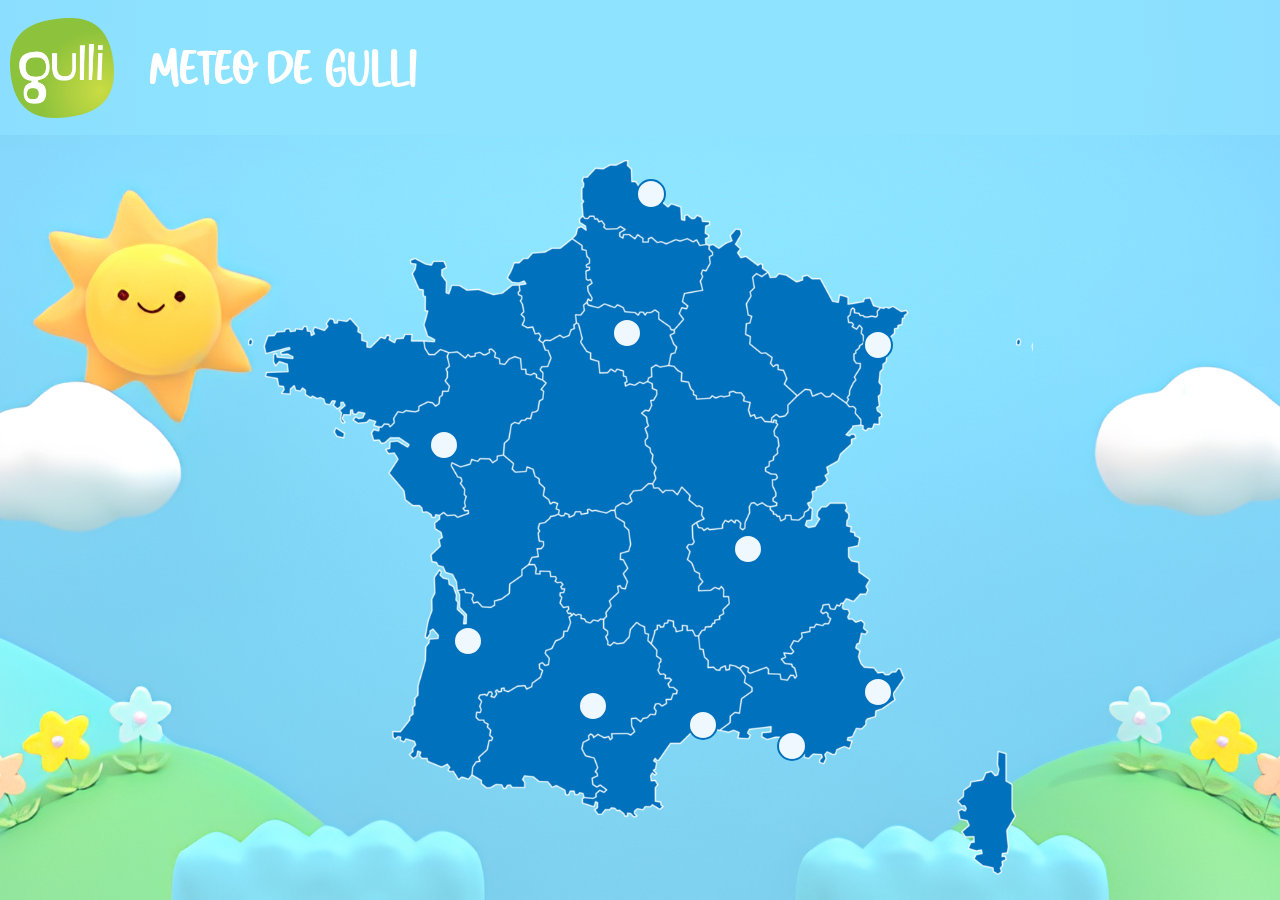
<file: index.html>
<!DOCTYPE html>
<html lang="en">
<head>
    <meta charset="UTF-8">
    <meta name="viewport" content="width=device-width, initial-scale=1.0">
    <title>Document</title>
    <link rel="stylesheet" href="style/style.css">
</head>
<body>
    <header>
        <img src="img/Logo-Gulli.svg.webp" alt="Logo-Gulli"><h1>Méteo de GULLI</h1>
    </header>
    <section>
    <div class="infoMeteo"></div>
    <div class="carte">    
    <button class="Lille"></button>
    <button class="Strasbourg"></button>
    <button class="Paris"></button>
    <button class="Nantes"></button>
    <button class="Bordeaux"></button>
    <button class="Toulouse"></button>
    <button class="Montpellier"></button>
    <button class="Marseille"></button>
    <button class="Nice"></button>
    <button class="Lyon"></button>
    </div>
    </section>

    <script src="script/script.js"></script>
</body>
</html>
</file>
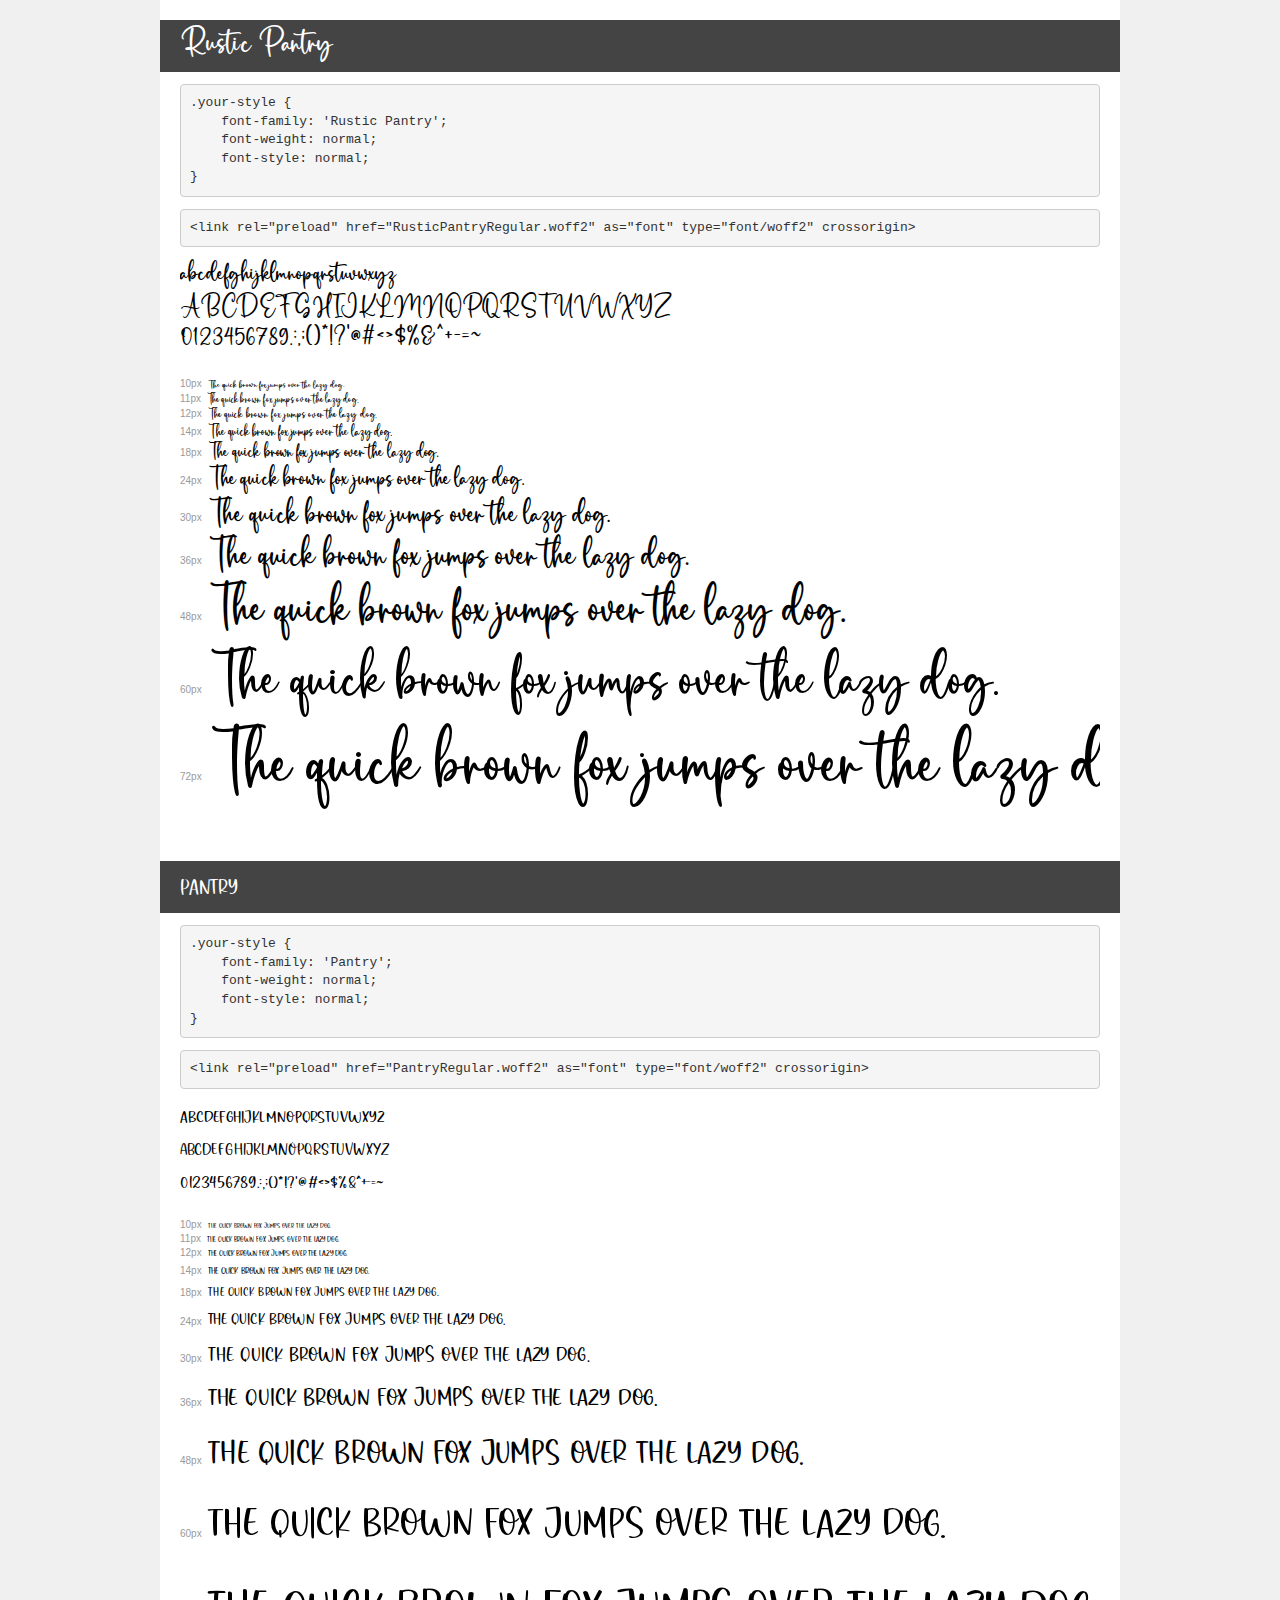
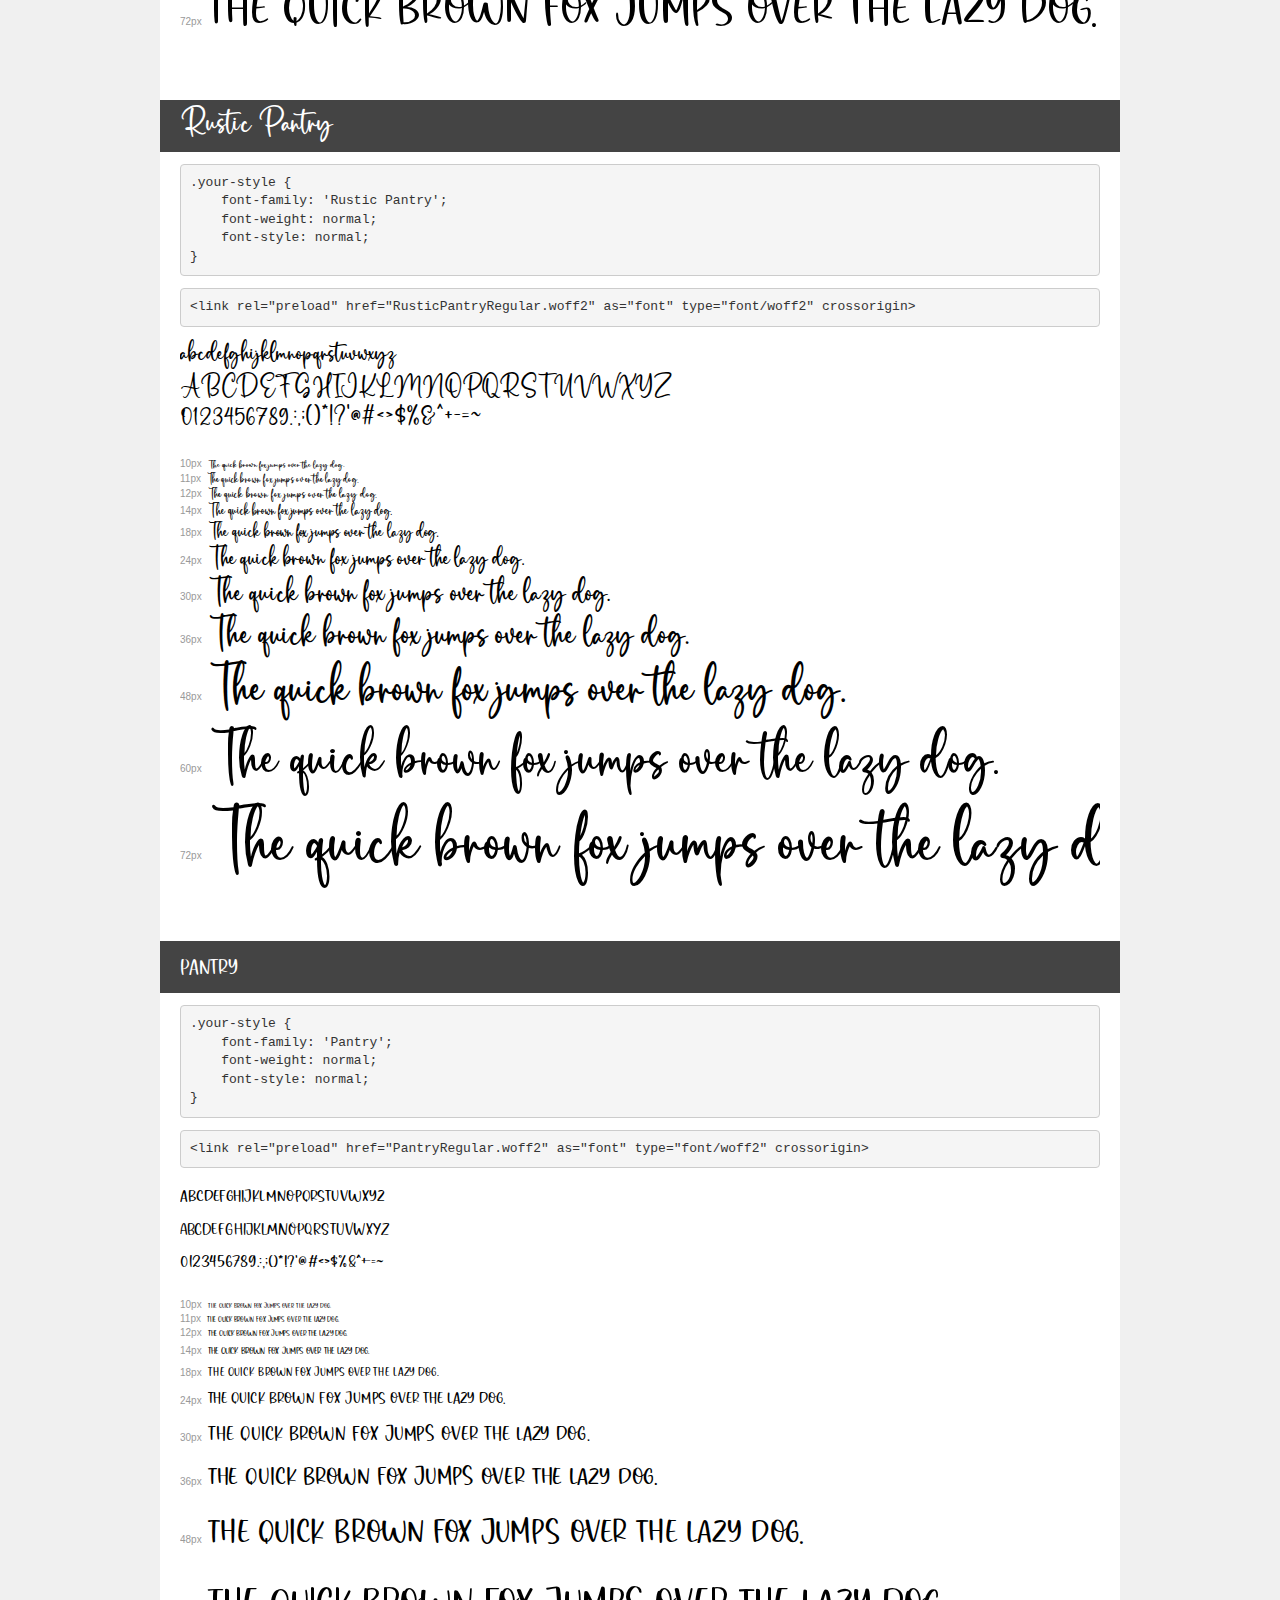
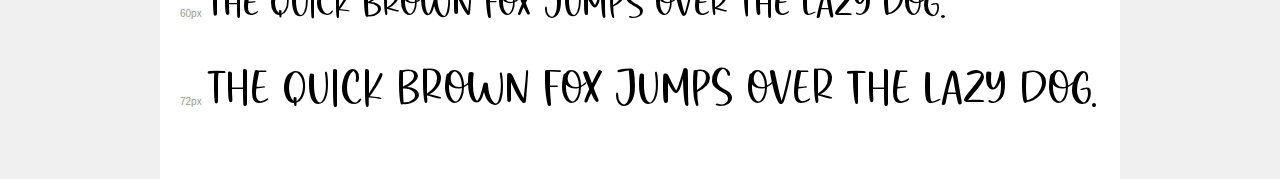
<file: font/demo.html>
<!DOCTYPE html>
<html lang="en">
<head>
    <meta charset="utf-8">
    <meta http-equiv="X-UA-Compatible" content="IE=edge">
    <meta name="viewport" content="width=device-width, initial-scale=1">
    <meta name="robots" content="noindex, noarchive">
    <meta name="format-detection" content="telephone=no">
    <title>Transfonter demo</title>
    <link href="stylesheet.css" rel="stylesheet">
    <style>
        /*
        http://meyerweb.com/eric/tools/css/reset/
        v2.0 | 20110126
        License: none (public domain)
        */
        html, body, div, span, applet, object, iframe,
        h1, h2, h3, h4, h5, h6, p, blockquote, pre,
        a, abbr, acronym, address, big, cite, code,
        del, dfn, em, img, ins, kbd, q, s, samp,
        small, strike, strong, sub, sup, tt, var,
        b, u, i, center,
        dl, dt, dd, ol, ul, li,
        fieldset, form, label, legend,
        table, caption, tbody, tfoot, thead, tr, th, td,
        article, aside, canvas, details, embed,
        figure, figcaption, footer, header, hgroup,
        menu, nav, output, ruby, section, summary,
        time, mark, audio, video {
            margin: 0;
            padding: 0;
            border: 0;
            font-size: 100%;
            font: inherit;
            vertical-align: baseline;
        }
        /* HTML5 display-role reset for older browsers */
        article, aside, details, figcaption, figure,
        footer, header, hgroup, menu, nav, section {
            display: block;
        }
        body {
            line-height: 1;
        }
        ol, ul {
            list-style: none;
        }
        blockquote, q {
            quotes: none;
        }
        blockquote:before, blockquote:after,
        q:before, q:after {
            content: '';
            content: none;
        }
        table {
            border-collapse: collapse;
            border-spacing: 0;
        }
        /* demo styles */
        body {
            background: #f0f0f0;
            color: #000;
        }
        .page {
            background: #fff;
            width: 920px;
            margin: 0 auto;
            padding: 20px 20px 0 20px;
            overflow: hidden;
        }
        .font-container {
            overflow-x: auto;
            overflow-y: hidden;
            margin-bottom: 40px;
            line-height: 1.3;
            white-space: nowrap;
            padding-bottom: 5px;
        }
        h1 {
            position: relative;
            background: #444;
            font-size: 32px;
            color: #fff;
            padding: 10px 20px;
            margin: 0 -20px 12px -20px;
        }
        .letters {
            font-size: 25px;
            margin-bottom: 20px;
        }
        .s10:before {
            content: '10px';
        }
        .s11:before {
            content: '11px';
        }
        .s12:before {
            content: '12px';
        }
        .s14:before {
            content: '14px';
        }
        .s18:before {
            content: '18px';
        }
        .s24:before {
            content: '24px';
        }
        .s30:before {
            content: '30px';
        }
        .s36:before {
            content: '36px';
        }
        .s48:before {
            content: '48px';
        }
        .s60:before {
            content: '60px';
        }
        .s72:before {
            content: '72px';
        }
        .s10:before, .s11:before, .s12:before, .s14:before,
        .s18:before, .s24:before, .s30:before, .s36:before,
        .s48:before, .s60:before, .s72:before {
            font-family: Arial, sans-serif;
            font-size: 10px;
            font-weight: normal;
            font-style: normal;
            color: #999;
            padding-right: 6px;
        }
        pre {
            display: block;
            padding: 9px;
            margin: 0 0 12px;
            font-family: Monaco, Menlo, Consolas, "Courier New", monospace;
            font-size: 13px;
            line-height: 1.428571429;
            color: #333;
            font-weight: normal;
            font-style: normal;
            background-color: #f5f5f5;
            border: 1px solid #ccc;
            overflow-x: auto;
            border-radius: 4px;
        }
        /* responsive */
        @media (max-width: 959px) {
            .page {
                width: auto;
                margin: 0;
            }
        }
    </style>
</head>
<body>
<div class="page">
    <div class="demo">
        <h1 style="font-family: 'Rustic Pantry'; font-weight: normal; font-style: normal;">Rustic Pantry</h1>
        <pre title="Usage">.your-style {
    font-family: 'Rustic Pantry';
    font-weight: normal;
    font-style: normal;
}</pre>
        <pre title="Preload (optional)">
&lt;link rel=&quot;preload&quot; href=&quot;RusticPantryRegular.woff2&quot; as=&quot;font&quot; type=&quot;font/woff2&quot; crossorigin&gt;</pre>
        <div class="font-container" style="font-family: 'Rustic Pantry'; font-weight: normal; font-style: normal;">
            <p class="letters">
                abcdefghijklmnopqrstuvwxyz<br>
ABCDEFGHIJKLMNOPQRSTUVWXYZ<br>
                0123456789.:,;()*!?'@#&lt;&gt;$%&^+-=~
            </p>
            <p class="s10" style="font-size: 10px;">The quick brown fox jumps over the lazy dog.</p>
            <p class="s11" style="font-size: 11px;">The quick brown fox jumps over the lazy dog.</p>
            <p class="s12" style="font-size: 12px;">The quick brown fox jumps over the lazy dog.</p>
            <p class="s14" style="font-size: 14px;">The quick brown fox jumps over the lazy dog.</p>
            <p class="s18" style="font-size: 18px;">The quick brown fox jumps over the lazy dog.</p>
            <p class="s24" style="font-size: 24px;">The quick brown fox jumps over the lazy dog.</p>
            <p class="s30" style="font-size: 30px;">The quick brown fox jumps over the lazy dog.</p>
            <p class="s36" style="font-size: 36px;">The quick brown fox jumps over the lazy dog.</p>
            <p class="s48" style="font-size: 48px;">The quick brown fox jumps over the lazy dog.</p>
            <p class="s60" style="font-size: 60px;">The quick brown fox jumps over the lazy dog.</p>
            <p class="s72" style="font-size: 72px;">The quick brown fox jumps over the lazy dog.</p>
        </div>
    </div>

    <div class="demo">
        <h1 style="font-family: 'Pantry'; font-weight: normal; font-style: normal;">Pantry</h1>
        <pre title="Usage">.your-style {
    font-family: 'Pantry';
    font-weight: normal;
    font-style: normal;
}</pre>
        <pre title="Preload (optional)">
&lt;link rel=&quot;preload&quot; href=&quot;PantryRegular.woff2&quot; as=&quot;font&quot; type=&quot;font/woff2&quot; crossorigin&gt;</pre>
        <div class="font-container" style="font-family: 'Pantry'; font-weight: normal; font-style: normal;">
            <p class="letters">
                abcdefghijklmnopqrstuvwxyz<br>
ABCDEFGHIJKLMNOPQRSTUVWXYZ<br>
                0123456789.:,;()*!?'@#&lt;&gt;$%&^+-=~
            </p>
            <p class="s10" style="font-size: 10px;">The quick brown fox jumps over the lazy dog.</p>
            <p class="s11" style="font-size: 11px;">The quick brown fox jumps over the lazy dog.</p>
            <p class="s12" style="font-size: 12px;">The quick brown fox jumps over the lazy dog.</p>
            <p class="s14" style="font-size: 14px;">The quick brown fox jumps over the lazy dog.</p>
            <p class="s18" style="font-size: 18px;">The quick brown fox jumps over the lazy dog.</p>
            <p class="s24" style="font-size: 24px;">The quick brown fox jumps over the lazy dog.</p>
            <p class="s30" style="font-size: 30px;">The quick brown fox jumps over the lazy dog.</p>
            <p class="s36" style="font-size: 36px;">The quick brown fox jumps over the lazy dog.</p>
            <p class="s48" style="font-size: 48px;">The quick brown fox jumps over the lazy dog.</p>
            <p class="s60" style="font-size: 60px;">The quick brown fox jumps over the lazy dog.</p>
            <p class="s72" style="font-size: 72px;">The quick brown fox jumps over the lazy dog.</p>
        </div>
    </div>

    <div class="demo">
        <h1 style="font-family: 'Rustic Pantry'; font-weight: normal; font-style: normal;">Rustic Pantry</h1>
        <pre title="Usage">.your-style {
    font-family: 'Rustic Pantry';
    font-weight: normal;
    font-style: normal;
}</pre>
        <pre title="Preload (optional)">
&lt;link rel=&quot;preload&quot; href=&quot;RusticPantryRegular.woff2&quot; as=&quot;font&quot; type=&quot;font/woff2&quot; crossorigin&gt;</pre>
        <div class="font-container" style="font-family: 'Rustic Pantry'; font-weight: normal; font-style: normal;">
            <p class="letters">
                abcdefghijklmnopqrstuvwxyz<br>
ABCDEFGHIJKLMNOPQRSTUVWXYZ<br>
                0123456789.:,;()*!?'@#&lt;&gt;$%&^+-=~
            </p>
            <p class="s10" style="font-size: 10px;">The quick brown fox jumps over the lazy dog.</p>
            <p class="s11" style="font-size: 11px;">The quick brown fox jumps over the lazy dog.</p>
            <p class="s12" style="font-size: 12px;">The quick brown fox jumps over the lazy dog.</p>
            <p class="s14" style="font-size: 14px;">The quick brown fox jumps over the lazy dog.</p>
            <p class="s18" style="font-size: 18px;">The quick brown fox jumps over the lazy dog.</p>
            <p class="s24" style="font-size: 24px;">The quick brown fox jumps over the lazy dog.</p>
            <p class="s30" style="font-size: 30px;">The quick brown fox jumps over the lazy dog.</p>
            <p class="s36" style="font-size: 36px;">The quick brown fox jumps over the lazy dog.</p>
            <p class="s48" style="font-size: 48px;">The quick brown fox jumps over the lazy dog.</p>
            <p class="s60" style="font-size: 60px;">The quick brown fox jumps over the lazy dog.</p>
            <p class="s72" style="font-size: 72px;">The quick brown fox jumps over the lazy dog.</p>
        </div>
    </div>

    <div class="demo">
        <h1 style="font-family: 'Pantry'; font-weight: normal; font-style: normal;">Pantry</h1>
        <pre title="Usage">.your-style {
    font-family: 'Pantry';
    font-weight: normal;
    font-style: normal;
}</pre>
        <pre title="Preload (optional)">
&lt;link rel=&quot;preload&quot; href=&quot;PantryRegular.woff2&quot; as=&quot;font&quot; type=&quot;font/woff2&quot; crossorigin&gt;</pre>
        <div class="font-container" style="font-family: 'Pantry'; font-weight: normal; font-style: normal;">
            <p class="letters">
                abcdefghijklmnopqrstuvwxyz<br>
ABCDEFGHIJKLMNOPQRSTUVWXYZ<br>
                0123456789.:,;()*!?'@#&lt;&gt;$%&^+-=~
            </p>
            <p class="s10" style="font-size: 10px;">The quick brown fox jumps over the lazy dog.</p>
            <p class="s11" style="font-size: 11px;">The quick brown fox jumps over the lazy dog.</p>
            <p class="s12" style="font-size: 12px;">The quick brown fox jumps over the lazy dog.</p>
            <p class="s14" style="font-size: 14px;">The quick brown fox jumps over the lazy dog.</p>
            <p class="s18" style="font-size: 18px;">The quick brown fox jumps over the lazy dog.</p>
            <p class="s24" style="font-size: 24px;">The quick brown fox jumps over the lazy dog.</p>
            <p class="s30" style="font-size: 30px;">The quick brown fox jumps over the lazy dog.</p>
            <p class="s36" style="font-size: 36px;">The quick brown fox jumps over the lazy dog.</p>
            <p class="s48" style="font-size: 48px;">The quick brown fox jumps over the lazy dog.</p>
            <p class="s60" style="font-size: 60px;">The quick brown fox jumps over the lazy dog.</p>
            <p class="s72" style="font-size: 72px;">The quick brown fox jumps over the lazy dog.</p>
        </div>
    </div>

</div>
</body>
</html>
</file>
<file: style/style.css>
@font-face {
  font-family: "Rustic Pantry";
  src: url("../font/RusticPantryRegular.woff2") format("woff2"),
    url("../font/RusticPantryRegular.woff") format("woff");
  font-weight: normal;
  font-style: normal;
  font-display: swap;
}

@font-face {
  font-family: "Pantry";
  src: url("../font/PantryRegular.woff2") format("woff2"),
    url("../font/PantryRegular.woff") format("woff");
  font-weight: normal;
  font-style: normal;
  font-display: swap;
}

body {
  /* background-image: url("../img/bg.png");
  background-size: cover; */
  /* background-position: center;
  width: 100vw;
  height: 100vh;
  display: flex;
  justify-content: center;
  align-items: center; */
  margin: 0;
}

header {
  font-family: "Pantry";
  font-size: 35px;
  color: white;
  background: rgb(142, 228, 255);
  background: radial-gradient(
    circle,
    rgba(142, 228, 255, 1) 62%,
    rgba(139, 222, 255, 1) 100%
  );
  height: 15vh;
  width: 100%;
  top: 0;
  display: flex;
  align-items: center;
}

section {
  background-position: center;
  margin: 0;
  width: 100vw;
  height: 85vh;
  display: flex;
  justify-content: center;
  align-items: center;
  background-image: url("../img/bg.png");
  background-size: cover;
  background-position: top;
}

header img {
  height: 100px;
  width: auto;
  margin-left: 10px;
  margin-right: 35px;
}

.infoMeteo {
  display: none;
  flex-direction: column;
  text-align: center;
  align-items: center;
  position: absolute;
  right: 20px;
  top: 20px;
  color: white;
  background: rgb(141, 194, 60);
  background: linear-gradient(
    120deg,
    rgba(141, 194, 60, 1) 82%,
    rgba(194, 216, 65, 1) 100%
  );
  width: 180px;
  height: 400px;
  border-radius: 3%;
  z-index: 1;
}

.infoMeteo p {
  font-size: 1.2em;
  margin: 7%;
}

.infoMeteo img {
  width: auto;
  height: 50px;
}

.carte {
  position: absolute;
  width: 785px;
  height: 715px;
  background-image: url("../img/carte-france.webp");
  background-size: contain;
}

button {
  width: 30px;
  height: 30px;
  flex-shrink: 0;
  background-color: aliceblue;
  border: 2px solid #0071bc;
  border-radius: 50%;
  position: absolute;
  font-size: 1.3em;
  color: aliceblue;
}

.Lille {
  transform: translate(388px, 19px);
}

.Strasbourg {
  transform: translate(615px, 170px);
}

.Paris {
  transform: translate(364px, 158px);
}

.Nantes {
  transform: translate(181px, 270px);
}

.Bordeaux {
  transform: translate(205px, 466px);
}

.Lyon {
  transform: translate(485px, 374px);
}

.Nice {
  transform: translate(615px, 517px);
}

.Marseille {
  transform: translate(529px, 571px);
}

.Montpellier {
  transform: translate(440px, 550px);
}

.Toulouse {
  transform: translate(330px, 531px);
}
</file>
<file: font/stylesheet.css>
@font-face {
    font-family: 'Rustic Pantry';
    src: url('RusticPantryRegular.woff2') format('woff2'),
        url('RusticPantryRegular.woff') format('woff');
    font-weight: normal;
    font-style: normal;
    font-display: swap;
}

@font-face {
    font-family: 'Pantry';
    src: url('PantryRegular.woff2') format('woff2'),
        url('PantryRegular.woff') format('woff');
    font-weight: normal;
    font-style: normal;
    font-display: swap;
}

@font-face {
    font-family: 'Rustic Pantry';
    src: url('RusticPantryRegular.woff2') format('woff2'),
        url('RusticPantryRegular.woff') format('woff');
    font-weight: normal;
    font-style: normal;
    font-display: swap;
}

@font-face {
    font-family: 'Pantry';
    src: url('PantryRegular.woff2') format('woff2'),
        url('PantryRegular.woff') format('woff');
    font-weight: normal;
    font-style: normal;
    font-display: swap;
}
</file>
